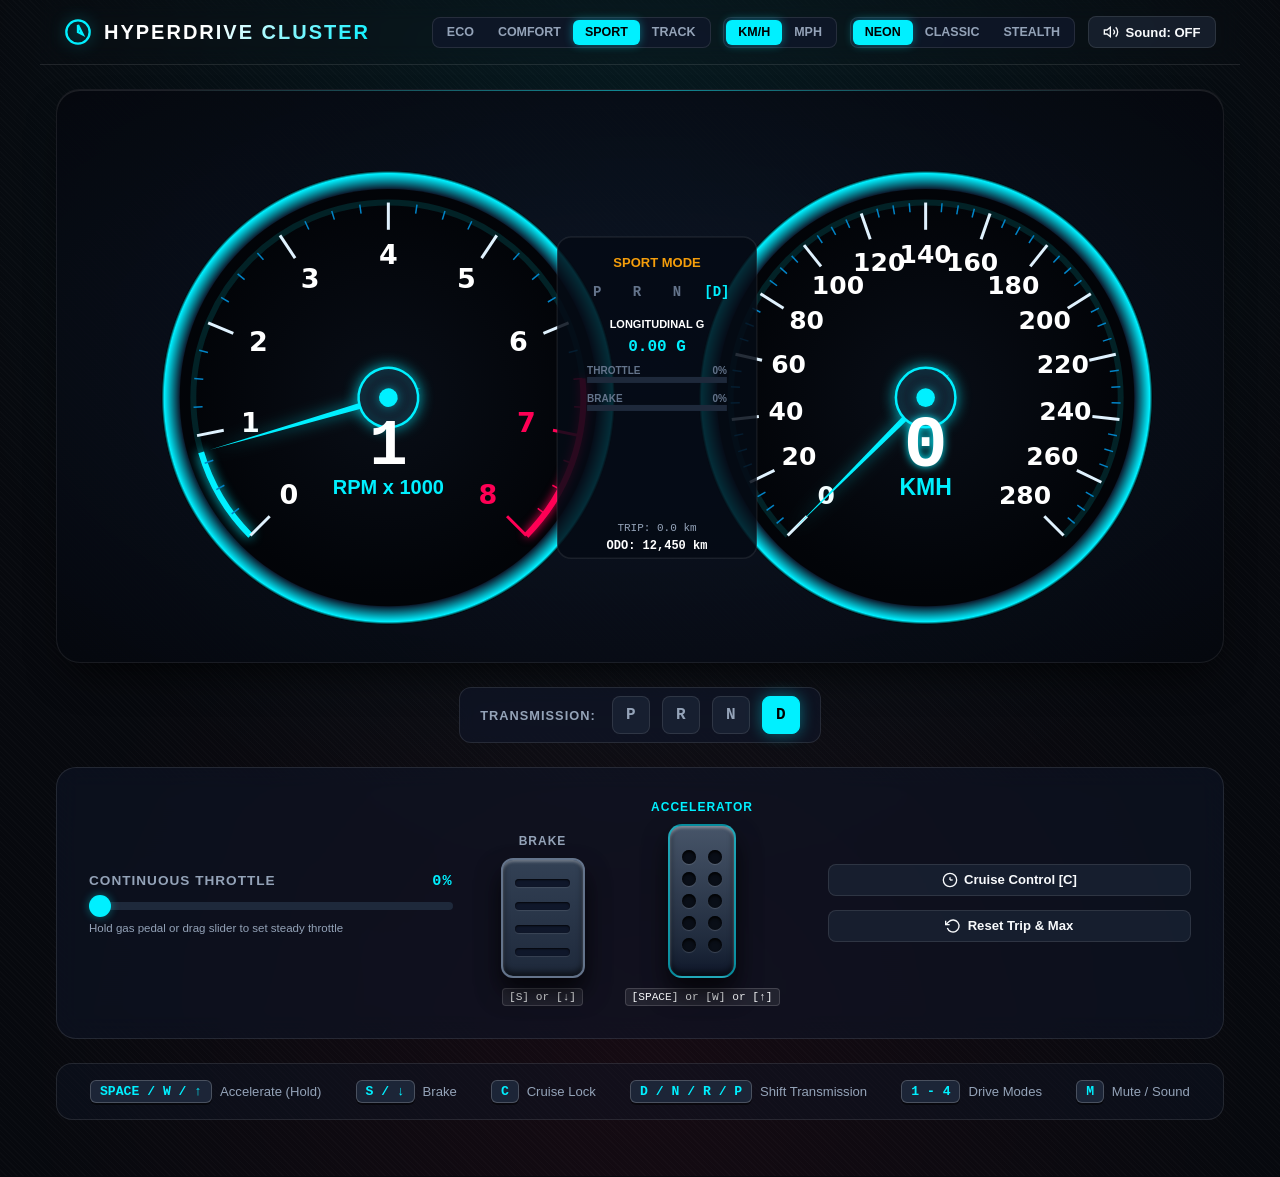
<file: index.html>
<!DOCTYPE html>
<html lang="en">
<head>
    <meta charset="UTF-8">
    <meta name="viewport" content="width=device-width, initial-scale=1.0">
    <title>Supercar Instrument Cluster & Accelerator</title>
    <link rel="stylesheet" href="styles.css">
</head>
<body>

    <!-- Header Navigation -->
    <header class="top-nav">
        <div class="brand">
            <svg class="brand-icon" viewBox="0 0 24 24" fill="none" stroke="currentColor" stroke-width="2">
                <circle cx="12" cy="12" r="10"></circle>
                <polygon points="12 6 12 12 16 14"></polygon>
            </svg>
            <span class="brand-title">HyperDrive Cluster</span>
        </div>

        <div class="top-controls">
            <!-- Drive Modes -->
            <div class="select-group" id="driveModeGroup">
                <button class="select-btn" data-mode="eco">ECO</button>
                <button class="select-btn" data-mode="comfort">COMFORT</button>
                <button class="select-btn active" data-mode="sport">SPORT</button>
                <button class="select-btn" data-mode="track">TRACK</button>
            </div>

            <!-- Units Toggle -->
            <div class="select-group" id="unitGroup">
                <button class="select-btn active" data-unit="kmh">KM/H</button>
                <button class="select-btn" data-unit="mph">MPH</button>
            </div>

            <!-- Theme Picker -->
            <div class="select-group" id="themeGroup">
                <button class="select-btn active" data-theme="neon">NEON</button>
                <button class="select-btn" data-theme="classic">CLASSIC</button>
                <button class="select-btn" data-theme="stealth">STEALTH</button>
            </div>

            <!-- Sound FX Toggle -->
            <button class="btn" id="soundBtn" title="Toggle Engine Audio">
                <svg width="16" height="16" viewBox="0 0 24 24" fill="none" stroke="currentColor" stroke-width="2">
                    <polygon points="11 5 6 9 2 9 2 15 6 15 11 19 11 5"></polygon>
                    <path d="M19.07 4.93a10 10 0 0 1 0 14.14M15.54 8.46a5 5 0 0 1 0 7.07"></path>
                </svg>
                <span id="soundLabel">Sound: OFF</span>
            </button>
        </div>
    </header>

    <!-- Main Dashboard Container -->
    <main class="dashboard-container">

        <!-- Gauges Cluster Display -->
        <div class="cluster-wrapper">
            <canvas id="gaugeCanvas"></canvas>
        </div>

        <!-- Transmission Gear Mode Bar -->
        <div class="gear-selector-bar">
            <span class="gear-label">Transmission:</span>
            <button class="gear-btn" data-gear="P">P</button>
            <button class="gear-btn" data-gear="R">R</button>
            <button class="gear-btn" data-gear="N">N</button>
            <button class="gear-btn active" data-gear="D">D</button>
        </div>

        <!-- Cockpit Controls Area -->
        <div class="cockpit-panel">
            
            <!-- Left: Throttle Slider -->
            <div class="slider-control-card">
                <div class="card-title">
                    <span>Continuous Throttle</span>
                    <span class="slider-val-badge" id="throttleVal">0%</span>
                </div>
                <div class="slider-container">
                    <input type="range" min="0" max="100" value="0" class="throttle-slider" id="throttleSlider">
                </div>
                <span style="font-size: 0.72rem; color: var(--text-muted);">Hold gas pedal or drag slider to set steady throttle</span>
            </div>

            <!-- Center: 3D Interactive Pedals -->
            <div class="pedals-assembly">
                <!-- Brake Pedal -->
                <div class="pedal-box">
                    <span class="pedal-label">Brake</span>
                    <div class="pedal pedal-brake" id="brakePedal" role="button" tabindex="0" title="Click & hold to brake">
                        <div class="rubber-rib"></div>
                        <div class="rubber-rib"></div>
                        <div class="rubber-rib"></div>
                        <div class="rubber-rib"></div>
                    </div>
                    <span class="pedal-key-hint">[S] or [↓]</span>
                </div>

                <!-- Accelerator / Gas Pedal -->
                <div class="pedal-box">
                    <span class="pedal-label" style="color: var(--accent-cyan);">Accelerator</span>
                    <div class="pedal pedal-gas" id="gasPedal" role="button" tabindex="0" title="Click & hold to accelerate">
                        <div class="rubber-dot-grid">
                            <div class="rubber-dot"></div><div class="rubber-dot"></div>
                            <div class="rubber-dot"></div><div class="rubber-dot"></div>
                            <div class="rubber-dot"></div><div class="rubber-dot"></div>
                            <div class="rubber-dot"></div><div class="rubber-dot"></div>
                            <div class="rubber-dot"></div><div class="rubber-dot"></div>
                        </div>
                    </div>
                    <span class="pedal-key-hint">[SPACE] or [W] or [↑]</span>
                </div>
            </div>

            <!-- Right: Quick Actions -->
            <div class="cockpit-actions">
                <button class="btn" id="cruiseBtn" style="width: 100%; justify-content: center;">
                    <svg width="16" height="16" viewBox="0 0 24 24" fill="none" stroke="currentColor" stroke-width="2">
                        <circle cx="12" cy="12" r="10"></circle>
                        <line x1="12" y1="8" x2="12" y2="12"></line>
                        <line x1="12" y1="12" x2="16" y2="12"></line>
                    </svg>
                    <span>Cruise Control [C]</span>
                </button>
                <button class="btn" id="resetTripBtn" style="width: 100%; justify-content: center;">
                    <svg width="16" height="16" viewBox="0 0 24 24" fill="none" stroke="currentColor" stroke-width="2">
                        <polyline points="1 4 1 10 7 10"></polyline>
                        <path d="M3.51 15a9 9 0 1 0 2.13-9.36L1 10"></path>
                    </svg>
                    <span>Reset Trip & Max</span>
                </button>
            </div>

        </div>

        <!-- Keyboard Controls Cheatsheet -->
        <div class="guide-card">
            <div class="guide-item">
                <span class="guide-key">SPACE / W / ↑</span>
                <span>Accelerate (Hold)</span>
            </div>
            <div class="guide-item">
                <span class="guide-key">S / ↓</span>
                <span>Brake</span>
            </div>
            <div class="guide-item">
                <span class="guide-key">C</span>
                <span>Cruise Lock</span>
            </div>
            <div class="guide-item">
                <span class="guide-key">D / N / R / P</span>
                <span>Shift Transmission</span>
            </div>
            <div class="guide-item">
                <span class="guide-key">1 - 4</span>
                <span>Drive Modes</span>
            </div>
            <div class="guide-item">
                <span class="guide-key">M</span>
                <span>Mute / Sound</span>
            </div>
        </div>

    </main>

    <!-- Core Scripts -->
    <script src="physics.js"></script>
    <script src="sound.js"></script>
    <script src="gauge.js"></script>
    <script src="app.js"></script>
</body>
</html>
</file>
<file: styles.css>
/* ==========================================================================
   Speedometer & Accelerator Dashboard Stylesheet
   Supercar Dark Cockpit UI with 3D Physical Pedals
   ========================================================================== */

:root {
    --bg-primary: #07090e;
    --bg-card: rgba(15, 23, 42, 0.75);
    --border-color: rgba(255, 255, 255, 0.1);
    --accent-cyan: #00f0ff;
    --accent-cyan-glow: rgba(0, 240, 255, 0.4);
    --accent-red: #ff2a5f;
    --accent-green: #10b981;
    --accent-amber: #f59e0b;
    --text-primary: #f8fafc;
    --text-muted: #94a3b8;
    --font-main: 'Segoe UI', -apple-system, BlinkMacSystemFont, Roboto, sans-serif;
    --font-mono: 'SF Mono', 'Cascadia Code', 'Consolas', monospace;
}

* {
    box-sizing: border-box;
    margin: 0;
    padding: 0;
    user-select: none;
    -webkit-user-select: none;
}

body {
    background-color: var(--bg-primary);
    background-image: 
        radial-gradient(circle at 50% 15%, rgba(0, 240, 255, 0.08) 0%, transparent 60%),
        radial-gradient(circle at 50% 90%, rgba(255, 42, 95, 0.06) 0%, transparent 50%),
        repeating-linear-gradient(45deg, rgba(255, 255, 255, 0.015) 0, rgba(255, 255, 255, 0.015) 1px, transparent 0, transparent 4px);
    color: var(--text-primary);
    font-family: var(--font-main);
    min-height: 100vh;
    display: flex;
    flex-direction: column;
    align-items: center;
    overflow-x: hidden;
    padding-bottom: 2rem;
}

/* Header & Top Bar */
.top-nav {
    width: 100%;
    max-width: 1200px;
    padding: 1rem 1.5rem;
    display: flex;
    justify-content: space-between;
    align-items: center;
    border-bottom: 1px solid var(--border-color);
    backdrop-filter: blur(10px);
}

.brand {
    display: flex;
    align-items: center;
    gap: 0.75rem;
}

.brand-icon {
    width: 28px;
    height: 28px;
    color: var(--accent-cyan);
    filter: drop-shadow(0 0 8px var(--accent-cyan-glow));
}

.brand-title {
    font-size: 1.25rem;
    font-weight: 800;
    letter-spacing: 2px;
    text-transform: uppercase;
    background: linear-gradient(135deg, #ffffff 40%, var(--accent-cyan) 100%);
    -webkit-background-clip: text;
    -webkit-text-fill-color: transparent;
}

.top-controls {
    display: flex;
    align-items: center;
    gap: 0.8rem;
    flex-wrap: wrap;
}

/* Common Button & Pill Styles */
.btn {
    background: rgba(30, 41, 59, 0.6);
    border: 1px solid var(--border-color);
    color: var(--text-primary);
    font-family: var(--font-main);
    font-size: 0.82rem;
    font-weight: 600;
    padding: 0.45rem 0.9rem;
    border-radius: 8px;
    cursor: pointer;
    transition: all 0.2s cubic-bezier(0.4, 0, 0.2, 1);
    display: inline-flex;
    align-items: center;
    gap: 0.4rem;
}

.btn:hover {
    background: rgba(51, 65, 85, 0.8);
    border-color: rgba(255, 255, 255, 0.25);
    transform: translateY(-1px);
}

.btn:active {
    transform: translateY(0);
}

.btn.active {
    background: rgba(0, 240, 255, 0.15);
    border-color: var(--accent-cyan);
    color: var(--accent-cyan);
    box-shadow: 0 0 14px var(--accent-cyan-glow);
}

.select-group {
    display: inline-flex;
    background: rgba(15, 23, 42, 0.8);
    border: 1px solid var(--border-color);
    border-radius: 8px;
    padding: 2px;
}

.select-btn {
    background: transparent;
    border: none;
    color: var(--text-muted);
    font-size: 0.78rem;
    font-weight: 600;
    padding: 0.35rem 0.75rem;
    border-radius: 6px;
    cursor: pointer;
    transition: all 0.15s ease;
}

.select-btn.active {
    background: var(--accent-cyan);
    color: #000;
    font-weight: 700;
    box-shadow: 0 0 10px var(--accent-cyan-glow);
}

/* Main Dashboard Area */
.dashboard-container {
    width: 100%;
    max-width: 1200px;
    display: flex;
    flex-direction: column;
    align-items: center;
    padding: 1.5rem 1rem;
    gap: 1.5rem;
}

/* Cluster Box */
.cluster-wrapper {
    width: 100%;
    background: radial-gradient(ellipse at center, rgba(15, 23, 42, 0.8) 0%, rgba(5, 8, 14, 0.95) 100%);
    border: 1px solid rgba(255, 255, 255, 0.08);
    border-radius: 24px;
    padding: 1rem;
    box-shadow: 
        0 20px 40px -15px rgba(0, 0, 0, 0.8),
        inset 0 1px 0 rgba(255, 255, 255, 0.1);
    position: relative;
    overflow: hidden;
}

.cluster-wrapper::before {
    content: '';
    position: absolute;
    top: 0;
    left: 10%;
    right: 10%;
    height: 1px;
    background: linear-gradient(90deg, transparent, var(--accent-cyan), transparent);
    opacity: 0.5;
}

#gaugeCanvas {
    display: block;
    width: 100%;
    height: auto;
    margin: 0 auto;
}

/* Gear Selector Bar */
.gear-selector-bar {
    display: flex;
    justify-content: center;
    align-items: center;
    gap: 0.75rem;
    background: rgba(15, 23, 42, 0.6);
    border: 1px solid var(--border-color);
    border-radius: 12px;
    padding: 0.5rem 1.25rem;
    backdrop-filter: blur(8px);
}

.gear-label {
    font-size: 0.8rem;
    color: var(--text-muted);
    text-transform: uppercase;
    font-weight: 700;
    letter-spacing: 1px;
    margin-right: 0.25rem;
}

.gear-btn {
    width: 38px;
    height: 38px;
    border-radius: 8px;
    background: rgba(30, 41, 59, 0.6);
    border: 1px solid var(--border-color);
    color: var(--text-muted);
    font-family: var(--font-mono);
    font-size: 1rem;
    font-weight: 700;
    cursor: pointer;
    transition: all 0.2s ease;
}

.gear-btn:hover {
    border-color: rgba(255, 255, 255, 0.3);
    color: var(--text-primary);
}

.gear-btn.active {
    background: var(--accent-cyan);
    color: #000;
    border-color: var(--accent-cyan);
    box-shadow: 0 0 15px var(--accent-cyan-glow);
}

/* Controls Cockpit (Pedals & Sliders) */
.cockpit-panel {
    width: 100%;
    display: grid;
    grid-template-columns: 1fr auto 1fr;
    gap: 2rem;
    align-items: center;
    background: rgba(15, 23, 42, 0.5);
    border: 1px solid var(--border-color);
    border-radius: 20px;
    padding: 1.5rem 2rem;
    backdrop-filter: blur(12px);
}

/* Continuous Throttle Slider */
.slider-control-card {
    display: flex;
    flex-direction: column;
    gap: 0.75rem;
}

.card-title {
    font-size: 0.85rem;
    font-weight: 700;
    letter-spacing: 1px;
    text-transform: uppercase;
    color: var(--text-muted);
    display: flex;
    justify-content: space-between;
    align-items: center;
}

.slider-container {
    display: flex;
    align-items: center;
    gap: 1rem;
}

.throttle-slider {
    -webkit-appearance: none;
    appearance: none;
    width: 100%;
    height: 8px;
    background: #1e293b;
    border-radius: 6px;
    outline: none;
    transition: background 0.2s;
    cursor: pointer;
}

.throttle-slider::-webkit-slider-thumb {
    -webkit-appearance: none;
    appearance: none;
    width: 22px;
    height: 22px;
    border-radius: 50%;
    background: var(--accent-cyan);
    box-shadow: 0 0 10px var(--accent-cyan-glow);
    cursor: pointer;
    transition: transform 0.1s, box-shadow 0.1s;
}

.throttle-slider::-webkit-slider-thumb:hover {
    transform: scale(1.15);
    box-shadow: 0 0 15px var(--accent-cyan);
}

.slider-val-badge {
    font-family: var(--font-mono);
    font-size: 0.95rem;
    font-weight: 700;
    min-width: 46px;
    text-align: right;
    color: var(--accent-cyan);
}

/* 3D Physical Pedals Container */
.pedals-assembly {
    display: flex;
    justify-content: center;
    align-items: flex-end;
    gap: 2.5rem;
    perspective: 800px;
    padding: 0.5rem 1rem;
}

/* Individual Pedal Styling */
.pedal-box {
    display: flex;
    flex-direction: column;
    align-items: center;
    gap: 0.6rem;
}

.pedal-label {
    font-size: 0.75rem;
    font-weight: 700;
    letter-spacing: 1px;
    color: var(--text-muted);
    text-transform: uppercase;
}

.pedal-key-hint {
    background: rgba(255, 255, 255, 0.08);
    border: 1px solid rgba(255, 255, 255, 0.15);
    font-family: var(--font-mono);
    font-size: 0.7rem;
    padding: 2px 6px;
    border-radius: 4px;
    color: var(--text-primary);
}

/* 3D Pedal Frame */
.pedal {
    position: relative;
    cursor: pointer;
    transform-style: preserve-3d;
    transform-origin: top center;
    transition: transform 0.08s ease-out, filter 0.15s ease;
    outline: none;
    touch-action: none;
}

/* Brake Pedal: Wider & Shorter */
.pedal-brake {
    width: 84px;
    height: 120px;
    background: linear-gradient(180deg, #334155 0%, #1e293b 100%);
    border-radius: 12px;
    border: 2px solid #64748b;
    box-shadow: 
        0 14px 25px rgba(0, 0, 0, 0.7),
        inset 0 2px 3px rgba(255, 255, 255, 0.3),
        inset 0 -4px 6px rgba(0, 0, 0, 0.6);
    display: flex;
    flex-direction: column;
    justify-content: space-around;
    align-items: center;
    padding: 12px 6px;
}

.pedal-brake .rubber-rib {
    width: 82%;
    height: 8px;
    background: #0f172a;
    border-radius: 4px;
    box-shadow: inset 0 1px 2px rgba(0,0,0,0.8), 0 1px 1px rgba(255,255,255,0.1);
}

/* Gas / Accelerator Pedal: Taller & Sleeker */
.pedal-gas {
    width: 68px;
    height: 154px;
    background: linear-gradient(180deg, #475569 0%, #1e293b 80%, #0f172a 100%);
    border-radius: 14px;
    border: 2px solid #00f0ff88;
    box-shadow: 
        0 14px 25px rgba(0, 0, 0, 0.7),
        inset 0 2px 3px rgba(255, 255, 255, 0.35),
        inset 0 -4px 6px rgba(0, 0, 0, 0.6);
    display: flex;
    flex-direction: column;
    justify-content: space-around;
    align-items: center;
    padding: 16px 8px;
}

.pedal-gas .rubber-dot-grid {
    display: grid;
    grid-template-columns: repeat(2, 1fr);
    gap: 8px 12px;
}

.pedal-gas .rubber-dot {
    width: 14px;
    height: 14px;
    background: #090e17;
    border-radius: 50%;
    box-shadow: inset 0 2px 3px rgba(0,0,0,0.9), 0 1px 1px rgba(255,255,255,0.15);
}

/* 3D Pressed State (Angular tilt away from camera) */
.pedal.pressed {
    transform: rotateX(24deg) translateY(6px) scale(0.96);
}

.pedal-gas.pressed {
    border-color: var(--accent-cyan);
    box-shadow: 
        0 6px 15px rgba(0, 0, 0, 0.8),
        0 0 24px var(--accent-cyan-glow);
}

.pedal-brake.pressed {
    border-color: var(--accent-red);
    box-shadow: 
        0 6px 15px rgba(0, 0, 0, 0.8),
        0 0 24px rgba(255, 42, 95, 0.5);
}

/* Action Controls (Cruise, Trip Reset) */
.cockpit-actions {
    display: flex;
    flex-direction: column;
    gap: 0.85rem;
    justify-content: center;
}

/* Key Guide & Instructions Box */
.guide-card {
    width: 100%;
    max-width: 1200px;
    background: rgba(15, 23, 42, 0.4);
    border: 1px solid var(--border-color);
    border-radius: 16px;
    padding: 1rem 1.5rem;
    display: flex;
    flex-wrap: wrap;
    justify-content: space-around;
    align-items: center;
    gap: 1rem;
    font-size: 0.82rem;
    color: var(--text-muted);
}

.guide-item {
    display: flex;
    align-items: center;
    gap: 0.5rem;
}

.guide-key {
    background: rgba(30, 41, 59, 0.9);
    border: 1px solid rgba(255, 255, 255, 0.2);
    box-shadow: 0 2px 0 rgba(0,0,0,0.5);
    color: var(--accent-cyan);
    font-family: var(--font-mono);
    font-weight: 700;
    padding: 0.2rem 0.55rem;
    border-radius: 6px;
}

/* Responsive Breakpoints */
@media (max-width: 900px) {
    .cockpit-panel {
        grid-template-columns: 1fr;
        gap: 1.5rem;
    }
    
    .slider-control-card, .cockpit-actions {
        max-width: 420px;
        margin: 0 auto;
        width: 100%;
    }
}

@media (max-width: 600px) {
    .top-nav {
        flex-direction: column;
        gap: 1rem;
    }
    
    .pedals-assembly {
        gap: 1.5rem;
    }
    
    .pedal-gas {
        width: 58px;
        height: 130px;
    }
    
    .pedal-brake {
        width: 70px;
        height: 105px;
    }
}
</file>
